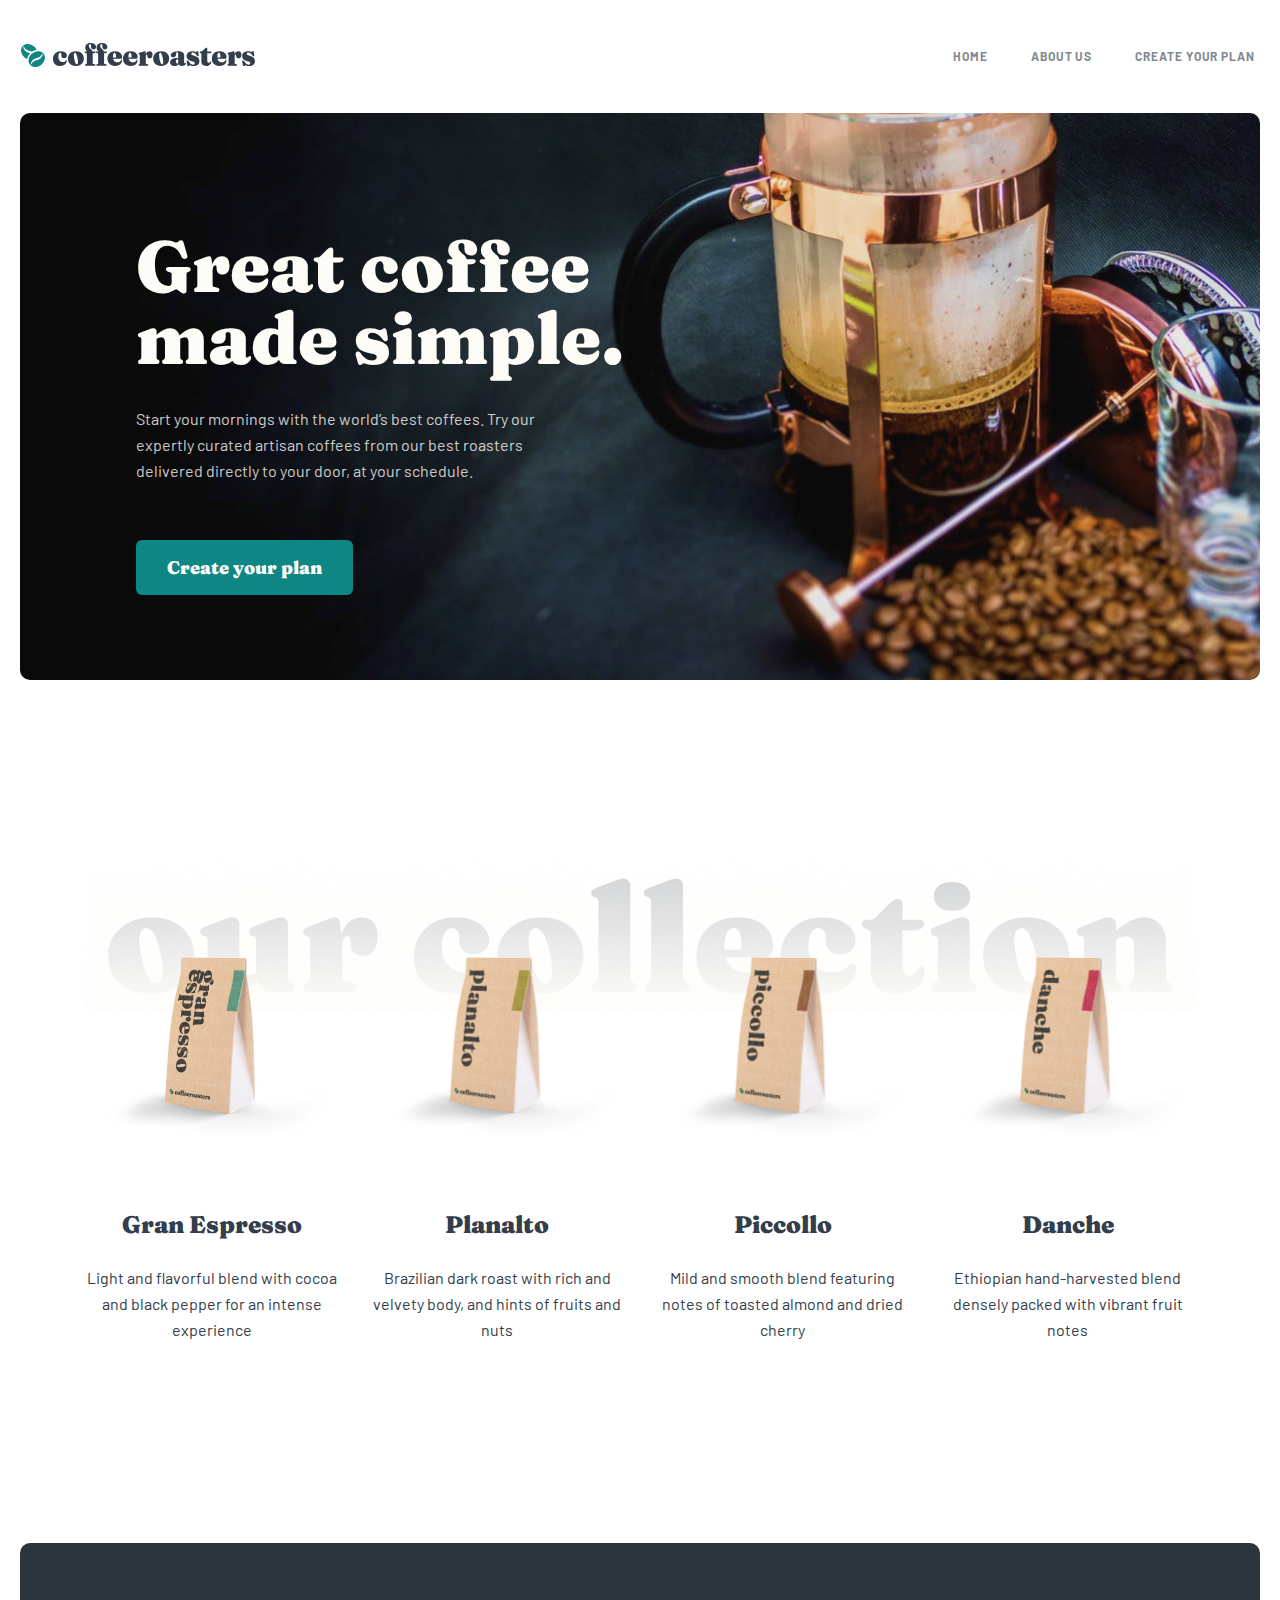
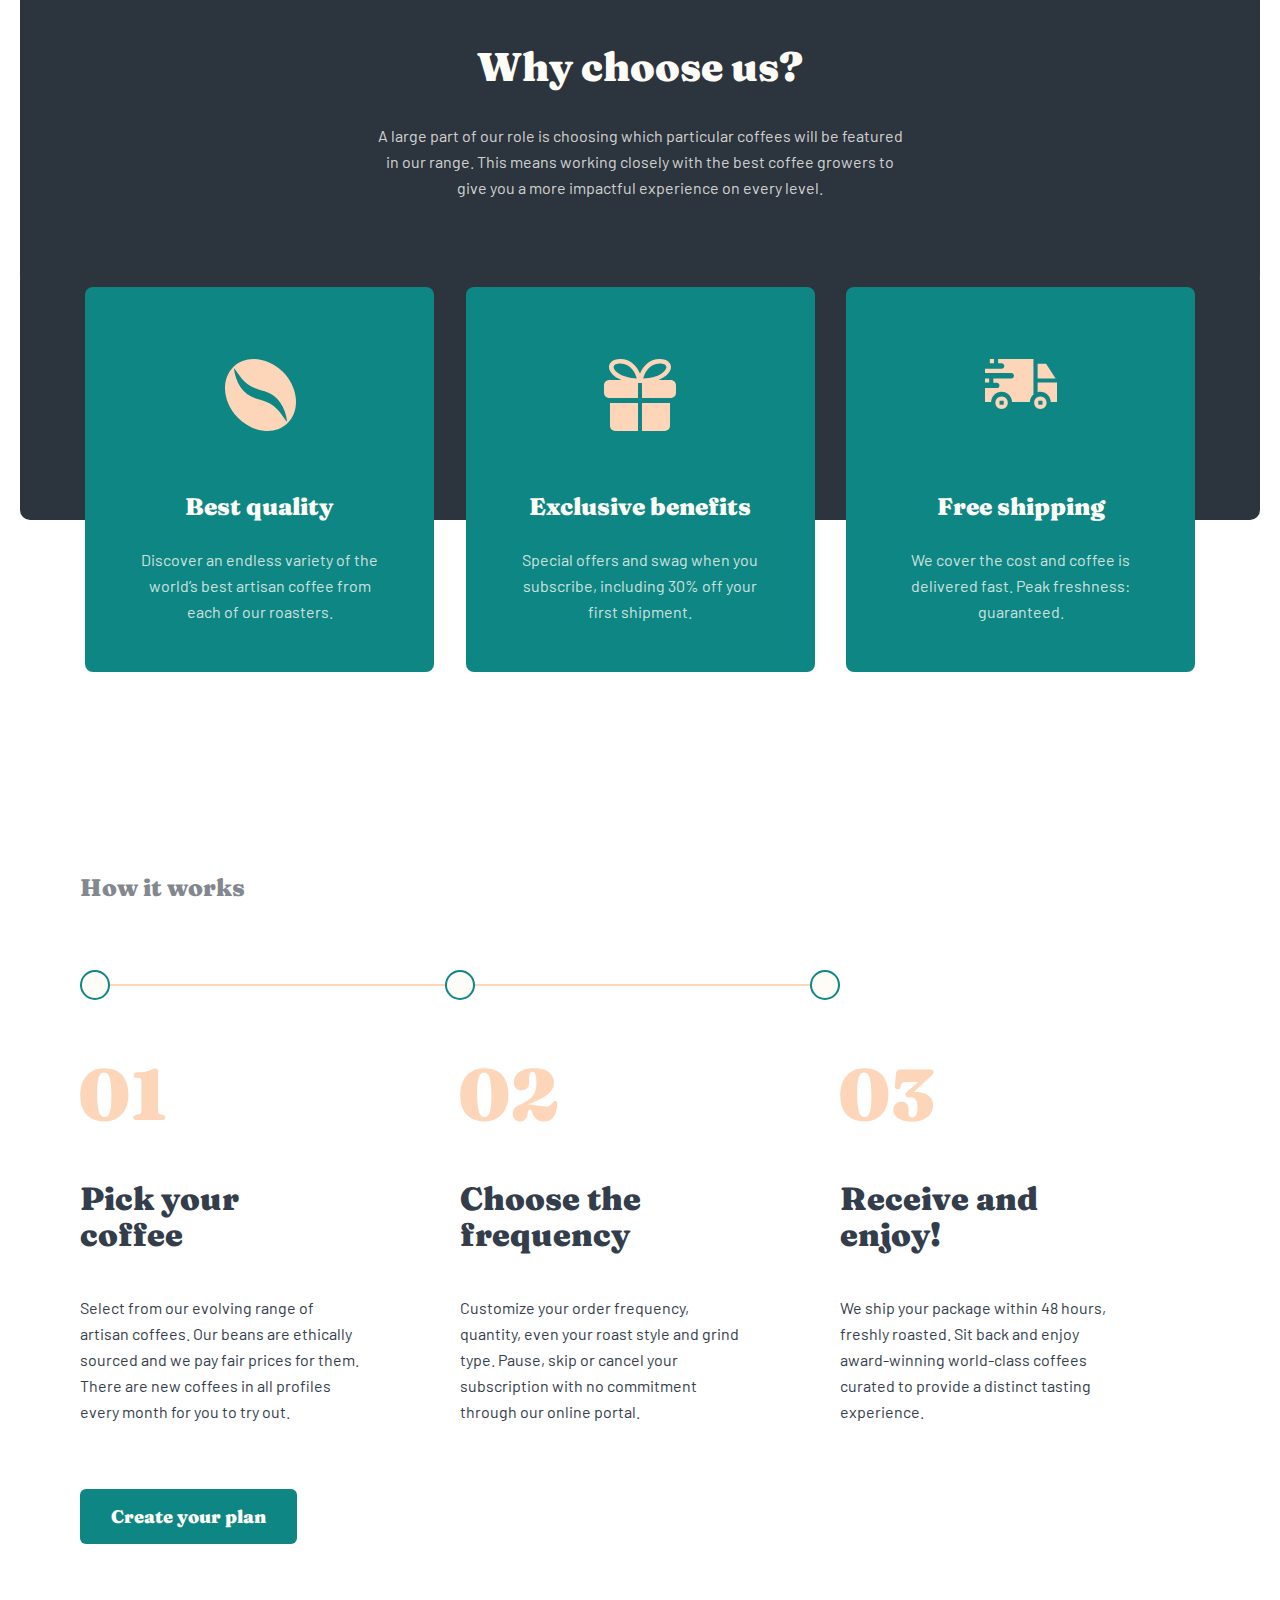
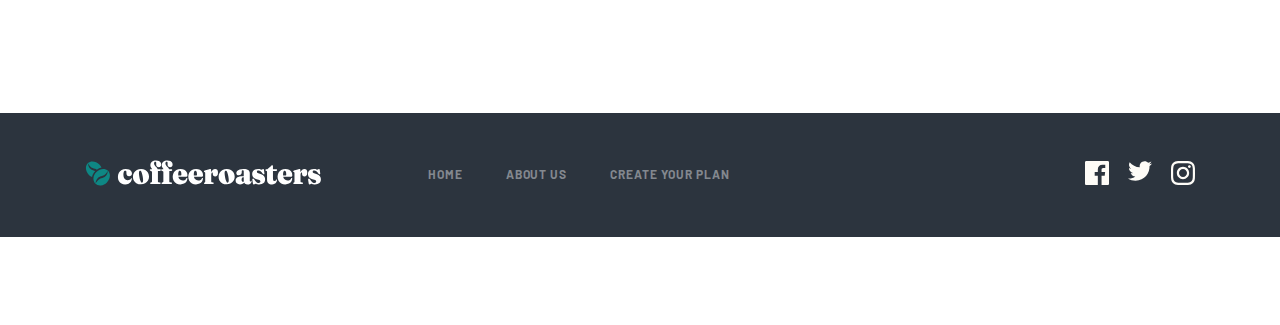
<file: index.html>
<!DOCTYPE html>
<html lang="en">

<head>
  <meta charset="UTF-8">
  <meta http-equiv="X-UA-Compatible" content="IE=edge">
  <meta name="viewport" content="width=device-width, initial-scale=1.0">
  <link rel="stylesheet" href="./css/main.css">
  <title>Home</title>
</head>

<body>
  <header class="header-cite">

    <div class="container header-cite__container">
      <div class="header-cite__header-block">
        <div class="header-cite__logo-block">
        <a class="header-cite__logo" href="./index.html"><img src="./img/header-logo.svg"
            alt="coffe firmani logotifi"></a>
          </div>
        <nav>

          <ul class="header-cite__list">

            <li class="header-cite__item">
              <a class="header-cite__link"  href="./index.html">Home</a>
            </li>
            <li class="header-cite__item">
              <a class="header-cite__link"  href="./about.html">About us</a>
            </li>
            <li class="header-cite__item">
              <a class="header-cite__link" href="./create.html">Create your plan</a>
            </li>

          </ul>

        </nav>


      </div>
    </div>

  </header>

  <main>

    <section class="hero">

      <div class="container hero__container">

        <div class="hero__text-block">

          <h1 class="hero__title">
            Great coffee made simple.
          </h1>

          <p class="hero__text">Start your mornings with the world’s best coffees. Try our expertly curated artisan
            coffees from our best roasters delivered directly to your door, at your schedule.</p>

          <div class="hero__link-block">
            <a class="hero__link"  href="./index.html">Create your plan</a>
          </div>

        </div>


      </div>

    </section>

    <section class="our">

      <div class="our__container">

        <ul class="our__list">
          <li class="our_item">

            <div class="our__img-block">
              <img src="./img/our1.png" alt="  Gran Espresso ">
            </div>

            <h3 class="our__title">
              Gran Espresso
            </h3>

            <p class="our__text">
              Light and flavorful blend with cocoa and black pepper for an intense experience
            </p>

          </li>

          <li class="our_item">

            <div class="our__img-block">
              <img src="./img/our2.png" alt="  Planalto ">
            </div>

            <h3 class="our__title">
              Planalto
            </h3>

            <p class="our__text">
              Brazilian dark roast with rich and velvety body, and hints of fruits and nuts
            </p>

          </li>
          <li class="our_item">

            <div class="our__img-block">
              <img src="./img/our3.png" alt=" Piccollo ">
            </div>

            <h3 class="our__title">
              Piccollo
            </h3>

            <p class="our__text">
              Mild and smooth blend featuring notes of toasted almond and dried cherry
            </p>

          </li>
          <li class="our_item">

            <div class="our__img-block">
              <img src="./img/our4.png" alt=" Danche ">
            </div>

            <h3 class="our__title">
              Danche
            </h3>

            <p class="our__text">
              Ethiopian hand-harvested blend densely packed with vibrant fruit notes
            </p>

          </li>

        </ul>


      </div>


    </section>

    <section class="choose">

      <div class="container choose__container">

        <div class="choose__block">

          <div class="choose__text-block">

            <h3 class="choose__title">
              Why choose us?
            </h3>

            <p class="choose__text">A large part of our role is choosing which particular coffees will be featured
              in our range. This means working closely with the best coffee growers to give
              you a more impactful experience on every level.</p>

          </div>

          <div class="choose__button">

          </div>

        </div>
        <ul class="choose__list">

          <li class="choose__item">
            <h3 class="choose__sub-title">Best quality</h3>

            <p class="choose__sub-text">Discover an endless variety of the world’s best artisan coffee from each of our
              roasters.</p>
          </li>

          <li class="choose__item">
            <h3 class="choose__sub-title">Exclusive benefits</h3>

            <p class="choose__sub-text">Special offers and swag when you subscribe, including 30% off your first
              shipment.</p>
          </li>

          <li class="choose__item">
            <h3 class="choose__sub-title">Free shipping</h3>

            <p class="choose__sub-text">We cover the cost and coffee is delivered fast. Peak freshness: guaranteed.</p>
          </li>

        </ul>
      </div>

    </section>

    <section class="work">
      <div class="container work__container">
        <h3 class="work__title">How it works</h3>
        <div class="work__block">
          <div class="work__line">
            <span class="work__aylana"></span>
            <span class="work__aylana"></span>
            <span class="work__aylana"></span>
          </div>

          <ul class="work__list">

            <li class="work__item">
              <h3 class="work__sub-title">Pick your coffee</h3>

              <p class="work__sub-text">Select from our evolving range of artisan coffees. Our beans are ethically
                sourced and we pay fair prices for them. There are new coffees in all profiles every month for you to
                try out.</p>
            </li>

            <li class="work__item">
              <h3 class="work__sub-title">Choose the frequency</h3>

              <p class="work__sub-text">Customize your order frequency, quantity, even your roast style and grind type.
                Pause, skip or cancel your subscription with no commitment through our online portal.</p>
            </li>

            <li class="work__item">
              <h3 class="work__sub-title">Receive and enjoy!</h3>

              <p class="work__sub-text">We ship your package within 48 hours, freshly roasted. Sit back and enjoy
                award-winning world-class coffees curated to provide a distinct tasting experience.</p>
            </li>

          </ul>

        </div>
        <a class="work__link"  href="./index.html">Create your plan</a>
      </div>
    </section>

  </main>

  <footer class="footer-cite">

    <div class="container footer-cite__container">
      <div class="footr-cite__big-block">
      <div class="footer-cite__footer-block">
        <div class="footer-cite__logo-block">
        <a class="footer-cite__logo" href="./index.html" ><img src="./img/footer1.svg"
            alt="coffe firmani logotifi"></a>
        </div>
        <nav>

          <ul class="footer-cite__list">

            <li class="footer-cite__item">
              <a class="footer-cite__link" href="./index.html">Home</a>
            </li>
            <li class="footer-cite__item">
              <a class="footer-cite__link"  href="./about.html">About us</a>
            </li>
            <li class="footer-cite__item">
              <a class="footer-cite__link"  href="./create.html">Create your plan</a>
            </li>

          </ul>

        </nav>



      </div>
      
        <ul class="footer-cite__ijt-list">
          <li class="footer-cite__ijt-item">
          
            <a class="footer-cite__ijt-link" href="./index.html" ><img src="./img/footer2.svg"
                alt="ijtimoiy tarmoq"></a>
          </li>
          <li class="footer-cite__ijt-item">
            <a class="footer-cite__ijt-link" href="./index.html" ><img src="./img/footer3.svg"
                alt="ijtimoiy tarmoq"></a>
          </li>
          <li class="footer__ijt-item">
            <a class="footer__ijt-link" href="./index.html" ><img src="./img/footer4.svg" alt="ijtimoiy tarmoq"></a>
          </li>
        </ul>
      
    </div>
    </div>

  </footer>

</body>

</html>
</file>
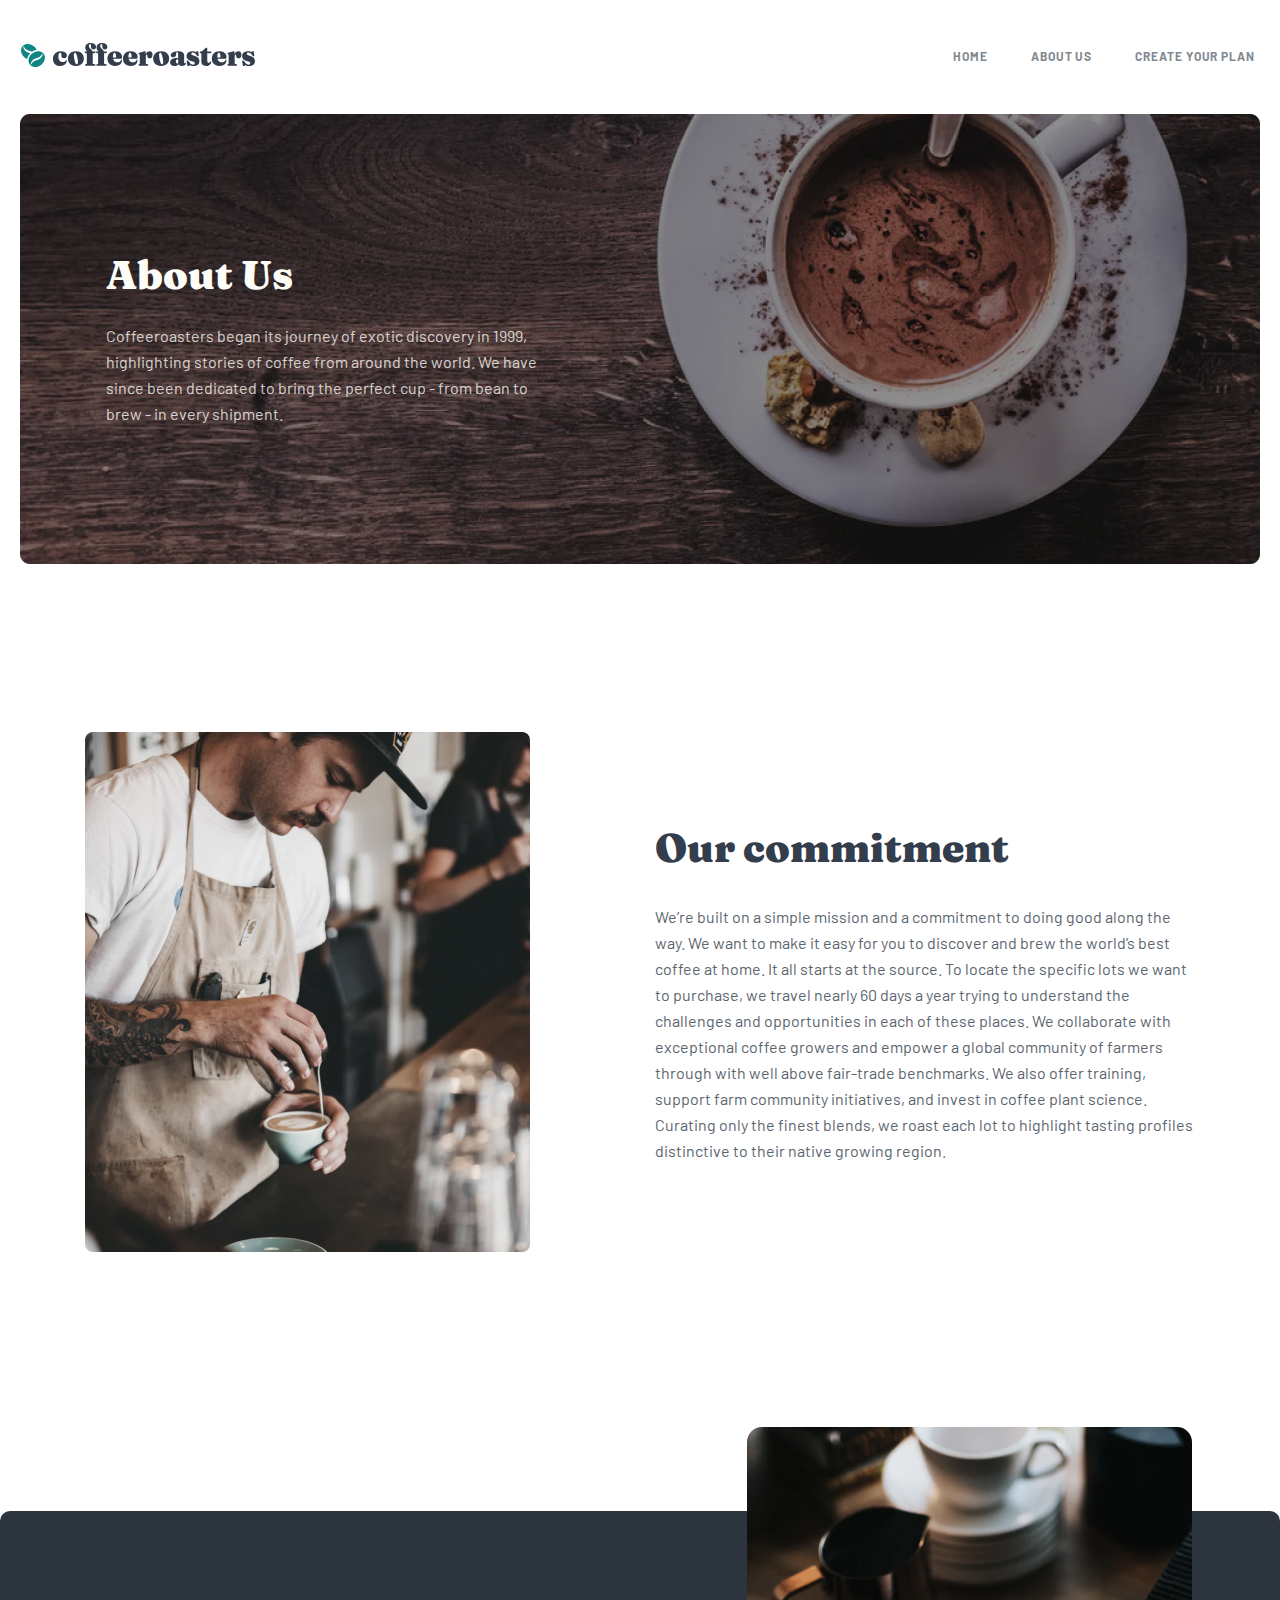
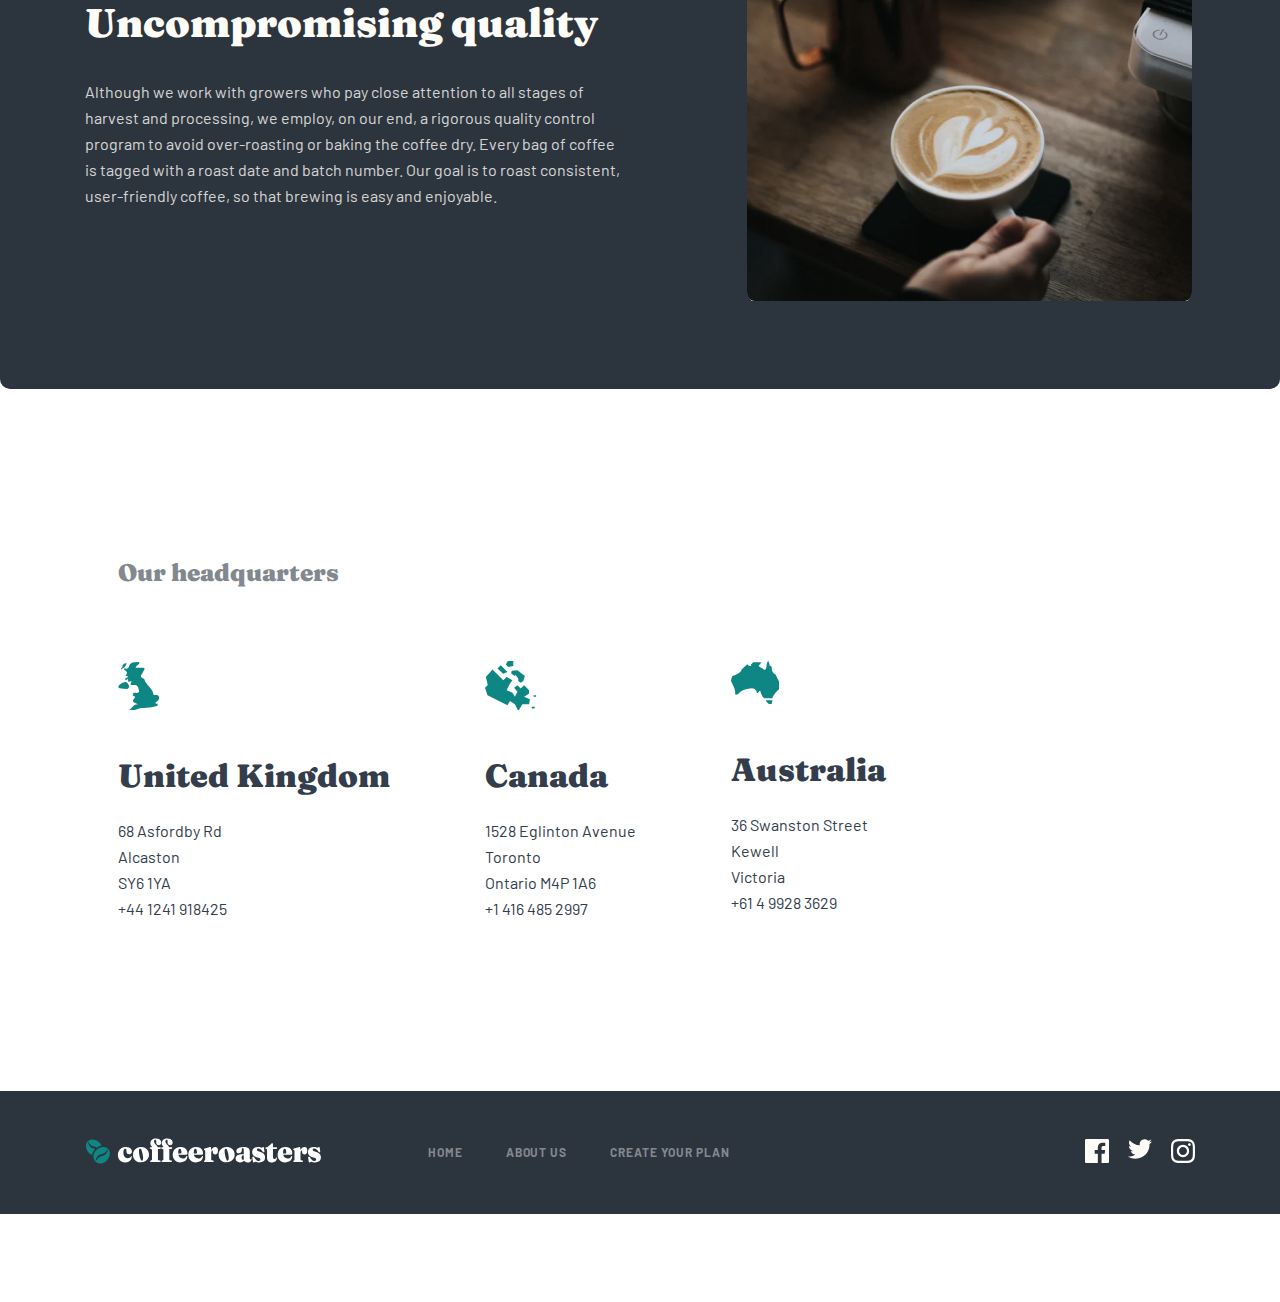
<file: about.html>
<!DOCTYPE html>
<html lang="en">

<head>
  <meta charset="UTF-8" />
  <meta http-equiv="X-UA-Compatible" content="IE=edge" />
  <meta name="viewport" content="width=device-width, initial-scale=1.0" />
  <link rel="stylesheet" href="./css/main.css" />
  <title>About</title>
</head>

<body>
  <header class="header-cite">

    <div class="container header-cite__container">
      <div class="header-cite__header-block">
        <div class="header-cite__logo-block">
        <a class="header-cite__logo" href="./about.html"><img src="./img/header-logo.svg"
            alt="coffe firmani logotifi"></a>
          </div>
        <nav>

          <ul class="header-cite__list">

            <li class="header-cite__item">
              <a class="header-cite__link"  href="./index.html">Home</a>
            </li>
            <li class="header-cite__item">
              <a class="header-cite__link"  href="./about.html">About us</a>
            </li>
            <li class="header-cite__item">
              <a class="header-cite__link"  href="./create.html">Create your plan</a>
            </li>

          </ul>

        </nav>


      </div>
    </div>

  </header>

<main>

<section class="about-hero">

<div class="container about-hero__container">
  <div class="about-hero__block">
  <div class="about-hero__text-block">
  <h2 class="about-hero__title">
    About Us
  </h2>
  <p class="about-hero__text">Coffeeroasters began its journey of exotic discovery in 1999, highlighting stories of coffee from around the world. We have since been dedicated to bring the perfect cup - from bean to brew - in every shipment.</p>

</div>
</div>
</div>

</section>

<section class="commit">

<div class="commit__container">

  <div class="commit__img">
    <img src="./img/commit.jpg" alt="kofee tayyorlash jaroyani">
  </div>

  <div class="commit__text-block">
    <h3 class="commit__title">Our commitment</h3>
    <p class="commit__text">
      We’re built on a simple mission and a commitment to doing good along the way. We want to make it easy for you to discover and brew the world’s best coffee at home. It all starts at the source. To locate the specific lots we want to purchase, we travel nearly 60 days a year trying to understand the challenges and opportunities in each of these places. We collaborate with exceptional coffee growers and empower a global community of farmers through with well above fair-trade benchmarks. We also offer training, support farm community initiatives, and invest in coffee plant science. Curating only the finest blends, we roast each lot to highlight tasting profiles distinctive to their native growing region.
    </p>
  </div>

</div>



</section>

<section class="quality">

<div class="container quality__container">
  <div class="quality__text-block">
    <h2 class="quality__title">
      Uncompromising quality
  </h2>
  <p class="quality__text">Although we work with growers who pay close attention to all stages of harvest and processing, we employ, on our end, a rigorous quality control program to avoid over-roasting or baking the coffee dry. Every bag of coffee is tagged with a roast date and batch number. Our goal is to roast consistent, user-friendly coffee, so that brewing is easy and enjoyable.</p>
</div>
<div class="quality__img">
  <img src="./img/quality.jpg" alt="cofee roasters">
</div>
</div>

</section>

<div class="contry">

<div class="contry__container">

  <h3 class="contry__title">Our headquarters</h3>

  <ul class="contry__list">
    <li class="contry__item">
      <h3 class="contry__litle-title">United Kingdom</h3>
      <p class="contry__litle-text">68  Asfordby Rd <br>
        Alcaston <br>
        SY6 1YA <br>
        +44 1241 918425</p>
     
    </li>
    <li class="contry__item">
      <h3 class="contry__litle-title">Canada</h3>
      <p class="contry__litle-text">1528  Eglinton Avenue <br>
        Toronto <br>
        Ontario M4P 1A6 <br>
        +1 416 485 2997</p>
    
    </li>
    <li class="contry__item">
      <h3 class="contry__litle-title">Australia</h3>
      <p class="contry__litle-text">36 Swanston Street <br>
        Kewell <br>
        Victoria <br>
        +61 4 9928 3629</p>
    </li>
  </ul>

</div>


</div>

</main>
  




  <footer class="footer-cite">

    <div class="container footer-cite__container">
      <div class="footr-cite__big-block">
      <div class="footer-cite__footer-block">
        <div class="footer-cite__logo-block">
        <a class="footer-cite__logo" href="./about.html" ><img src="./img/footer1.svg"
            alt="coffe firmani logotifi"></a>
        </div>
        <nav>

          <ul class="footer-cite__list">

            <li class="footer-cite__item">
              <a class="footer-cite__link"  href="./index.html">Home</a>
            </li>
            <li class="footer-cite__item">
              <a class="footer-cite__link"  href="./about.html">About us</a>
            </li>
            <li class="footer-cite__item">
              <a class="footer-cite__link"  href="./create.html">Create your plan</a>
            </li>

          </ul>

        </nav>

      </div>
      
        <ul class="footer-cite__ijt-list">
          <li class="footer-cite__ijt-item">
          
            <a class="footer-cite__ijt-link" href="./about.html"><img src="./img/footer2.svg"
                alt="ijtimoiy tarmoq"></a>
          </li>
          <li class="footer-cite__ijt-item">
            <a class="footer-cite__ijt-link" href="./about.html" ><img src="./img/footer3.svg"
                alt="ijtimoiy tarmoq"></a>
          </li>
          <li class="footer__ijt-item">
            <a class="footer__ijt-link" href="./about.html"><img src="./img/footer4.svg" alt="ijtimoiy tarmoq"></a>
          </li>
        </ul>
      
    </div>
    </div>

  </footer>

</body>

</html>
</file>
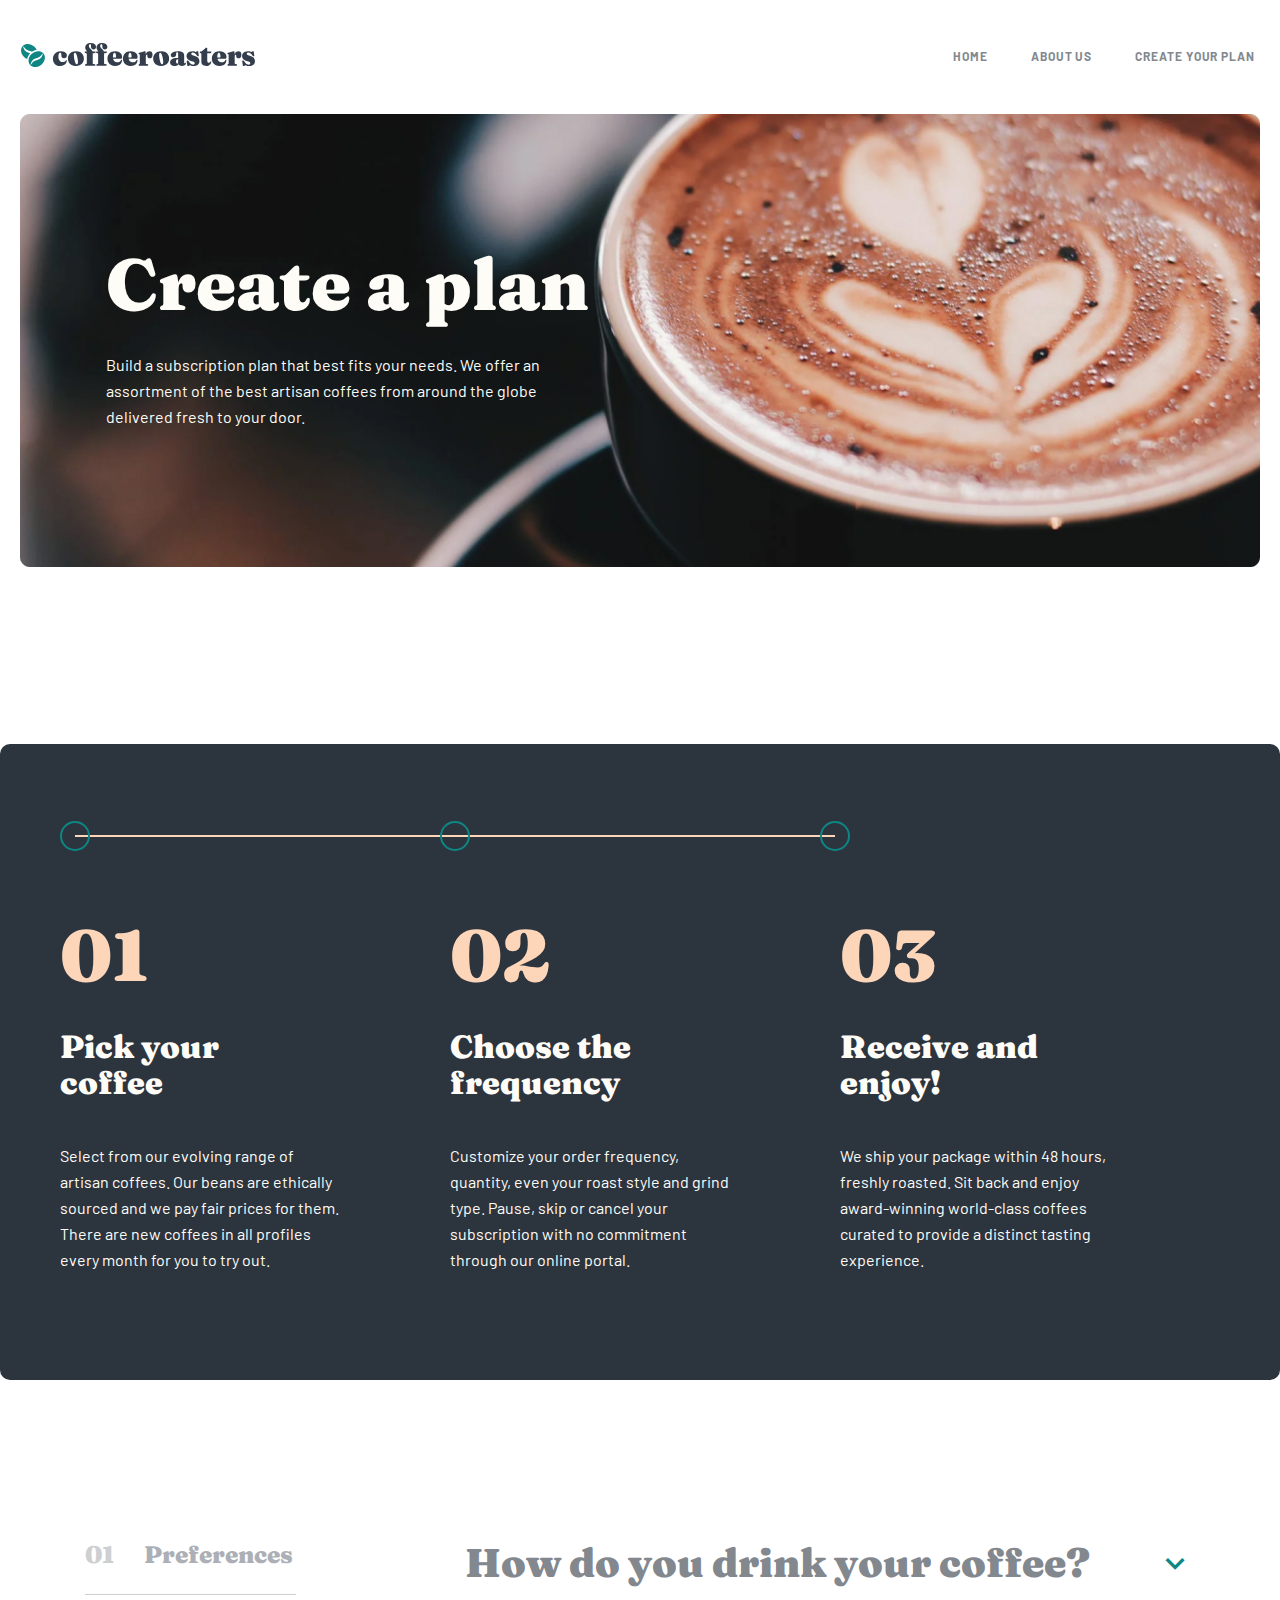
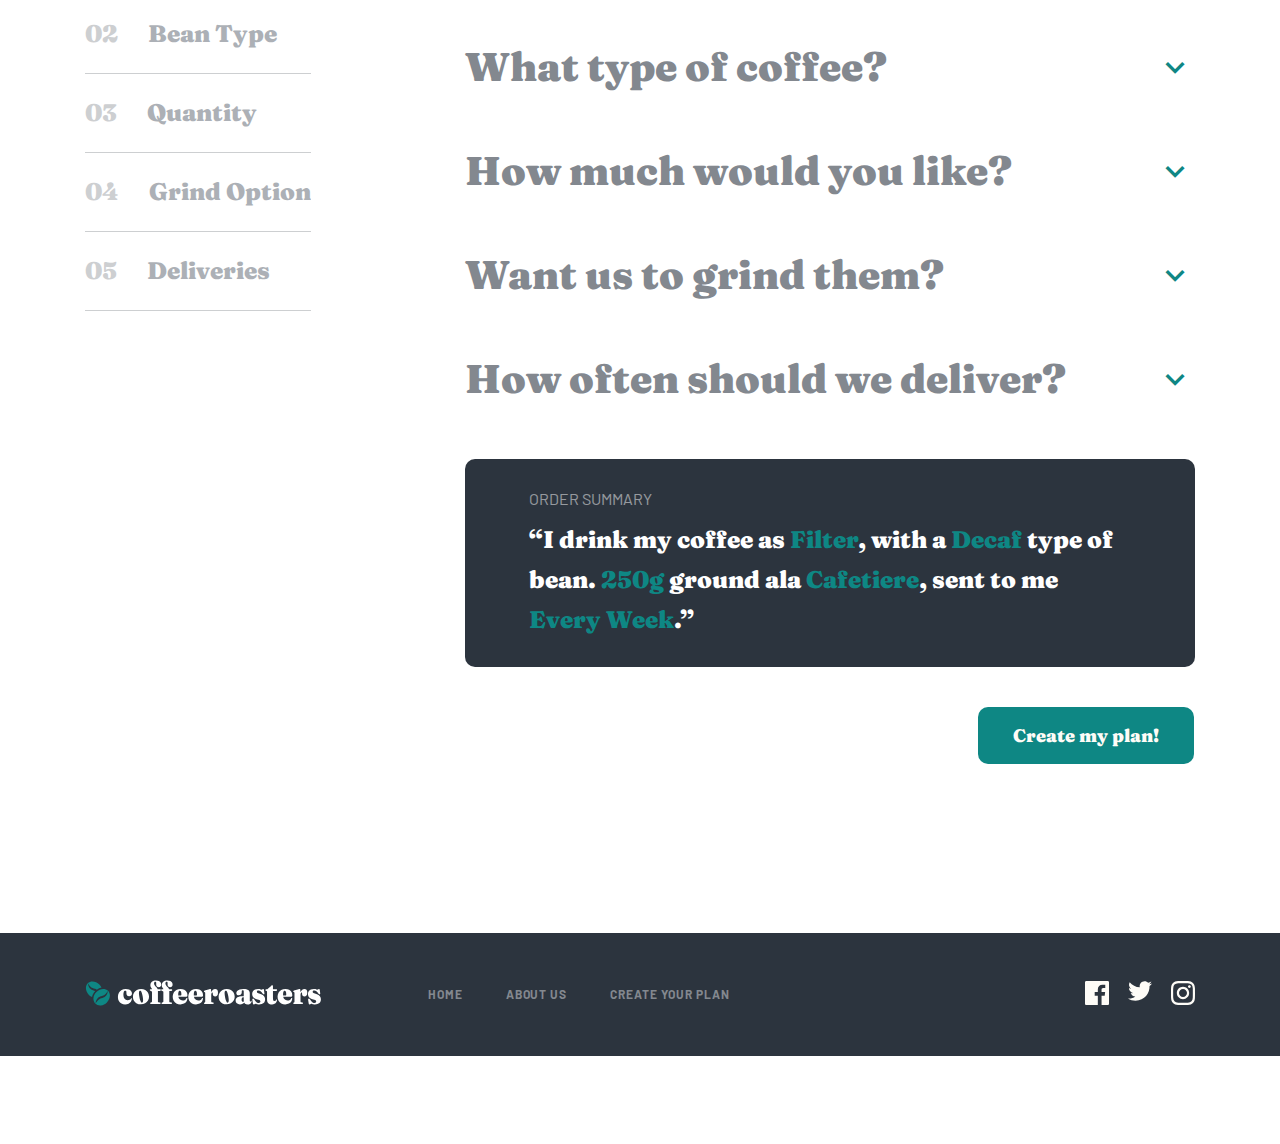
<file: create.html>
<!DOCTYPE html>
<html lang="en">

<head>
  <meta charset="UTF-8">
  <meta http-equiv="X-UA-Compatible" content="IE=edge">
  <meta name="viewport" content="width=device-width, initial-scale=1.0">
  <link href='https://unpkg.com/boxicons@2.1.4/css/boxicons.min.css' rel='stylesheet'>
  <link rel="stylesheet" href="./css/main.css">
  <title>CREATE YOU PLAN</title>
</head>

<body>
  <header class="header-cite">

    <div class="container header-cite__container">
      <div class="header-cite__header-block">
        <div class="header-cite__logo-block">
          <a class="header-cite__logo" href="./create.html"><img src="./img/header-logo.svg"
              alt="coffe firmani logotifi"></a>
        </div>
        <nav>

          <ul class="header-cite__list">

            <li class="header-cite__item">
              <a class="header-cite__link" href="./index.html">Home</a>
            </li>
            <li class="header-cite__item">
              <a class="header-cite__link" href="./about.html">About us</a>
            </li>
            <li class="header-cite__item">
              <a class="header-cite__link" href="./create.html">Create your plan</a>
            </li>

          </ul>

        </nav>


      </div>
    </div>

  </header>

  <main>

    <section class="create-hero">

      <div class="container create-hero__container">
        <div class="create-hero__block">
          <div class="create-hero__text-block">
            <h2 class="create-hero__title">
              Create a plan
            </h2>
            <p class="create-hero__text">Build a subscription plan that best fits your needs. We offer an assortment of
              the best artisan coffees from around the globe delivered fresh to your door.</p>

          </div>
        </div>
      </div>

    </section>

    <section class="pick">
      <div class="container pick__container">
        <div class="pick__block">
          <div class="pick__line">
            <span class="pick__aylana"></span>
            <span class="pick__aylana"></span>
            <span class="pick__aylana"></span>
          </div>

          <ul class="pick__list">

            <li class="pick__item">
              <h3 class="pick__sub-title">Pick your <br> coffee</h3>

              <p class="pick__sub-text">Select from our evolving range of artisan coffees. Our beans are ethically
                sourced and we pay fair prices for them. There are new coffees in all profiles every month for you to
                try out.</p>
            </li>

            <li class="pick__item">
              <h3 class="pick__sub-title">Choose the frequency</h3>

              <p class="pick__sub-text">Customize your order frequency, quantity, even your roast style and grind type.
                Pause, skip or cancel your subscription with no commitment through our online portal.</p>
            </li>

            <li class="pick__item">
              <h3 class="pick__sub-title">Receive and enjoy!</h3>

              <p class="pick__sub-text">We ship your package within 48 hours, freshly roasted. Sit back and enjoy
                award-winning world-class coffees curated to provide a distinct tasting experience.</p>
            </li>

          </ul>
        </div>
      </div>

    </section>

    <section class="cofe">

      <div class="cofe__container">

        <div class="cofe__left-block">
          <div class="cofe__link-block">
            <a class="cofe__link1" href="./create.html">01</a>
            <a class="cofe__link2" href="./create.html">Preferences</a>
          </div>

          <div class="cofe__link-block2">
            <a class="cofe__link1" href="./create.html">02</a>
            <a class="cofe__link2" href="./create.html">Bean Type</a>
          </div>
          <div class="cofe__link-block2">
            <a class="cofe__link1" href="./create.html">03</a>
            <a class="cofe__link2" href="./create.html">Quantity</a>
          </div>
          <div class="cofe__link-block2">
            <a class="cofe__link1" href="./create.html">04</a>
            <a class="cofe__link2" href="./create.html">Grind Option</a>
          </div>
          <div class="cofe__link-block2">
            <a class="cofe__link1" href="./create.html">05</a>
            <a class="cofe__link2" href="./create.html">Deliveries</a>
          </div>

        </div>

        <div class="cofe__right-block">
          <input hidden class="cofe__input" id="cofee" type="checkbox">
          <label class="cofe__label" for="cofee">
            <p class="cofe__label-text">How do you drink your coffee?</p> <i class='bx bx-chevron-down'
              style='color:#0e8784'></i>
          </label>
          <ul class="cofe__list">
            <li class="cofe__item">
              <h3 class="cofe__sub-title">Capsule</h3>
              <p class="cofe__sub-text">Compatible with Nespresso systems and similar brewers</p>
            </li>
            <li class="cofe__item">
              <h3 class="cofe__sub-title">Filter</h3>
              <p class="cofe__sub-text">For pour over or drip methods like Aeropress, Chemex, and V60</p>
            </li>
            <li class="cofe__item">
              <h3 class="cofe__sub-title">Espresso</h3>
              <p class="cofe__sub-text">Dense and finely ground beans for an intense, flavorful experience</p>
            </li>
          </ul>
          <div class="cofe__input-block">
            <input hidden class="cofe__input" id="like" type="checkbox">
            <label class="cofe__label" for="like">
              <p class="cofe__label-text">What type of coffee?</p> <i class='bx bx-chevron-down'
                style='color:#0e8784'></i>
            </label>
            <ul class="cofe__list">
              <li class="cofe__item">
                <h3 class="cofe__sub-title">Single Origin</h3>
                <p class="cofe__sub-text">Distinct, high quality coffee from a specific family-owned farm</p>
              </li>
              <li class="cofe__item">
                <h3 class="cofe__sub-title">Decaf</h3>
                <p class="cofe__sub-text">Just like regular coffee, except the caffeine has been removed</p>
              </li>
              <li class="cofe__item">
                <h3 class="cofe__sub-title">Blended</h3>
                <p class="cofe__sub-text">Combination of two or three dark roasted beans of organic coffees</p>
              </li>
            </ul>

          </div>

          <div class="cofe__input-block">
            <input hidden class="cofe__input" id="like2" type="checkbox">
            <label class="cofe__label" for="like2">
              <p class="cofe__label-text">How much would you like?</p> <i class='bx bx-chevron-down'
                style='color:#0e8784'></i>
            </label>
            <ul class="cofe__list">
              <li class="cofe__item">
                <h3 class="cofe__sub-title">250g</h3>
                <p class="cofe__sub-text">Perfect for the solo drinker. Yields about 12 delicious cups.</p>
              </li>
              <li class="cofe__item">
                <h3 class="cofe__sub-title">500g</h3>
                <p class="cofe__sub-text">Perfect option for a couple. Yields about 40 delectable cups.</p>
              </li>
              <li class="cofe__item">
                <h3 class="cofe__sub-title">1000g</h3>
                <p class="cofe__sub-text">Perfect for offices and events. Yields about 90 delightful cups.</p>
              </li>
            </ul>

          </div>

          <div class="cofe__input-block">
            <input hidden class="cofe__input" id="like3" type="checkbox">
            <label class="cofe__label" for="like3">
              <p class="cofe__label-text">Want us to grind them?</p> <i class='bx bx-chevron-down'
                style='color:#0e8784'></i>
            </label>
            <ul class="cofe__list">
              <li class="cofe__item">
                <h3 class="cofe__sub-title">Wholebean</h3>
                <p class="cofe__sub-text">Best choice if you cherish the full sensory experience</p>
              </li>
              <li class="cofe__item">
                <h3 class="cofe__sub-title">Filter</h3>
                <p class="cofe__sub-text">For drip or pour-over coffee methods such as V60 or Aeropress</p>
              </li>
              <li class="cofe__item">
                <h3 class="cofe__sub-title">Cafetiére</h3>
                <p class="cofe__sub-text"> Course ground beans specially suited for french press coffee</p>
              </li>
            </ul>

          </div>

          <div class="cofe__input-block">
            <input hidden class="cofe__input" id="like4" type="checkbox">
            <label class="cofe__label" for="like4">
              <p class="cofe__label-text">How often should we deliver?</p> <i class='bx bx-chevron-down'
                style='color:#0e8784'></i>
            </label>
            <ul class="cofe__list">
              <li class="cofe__item">
                <h3 class="cofe__sub-title">Every week</h3>
                <p class="cofe__sub-text">$7.20 per shipment. Includes free first-class shipping.</p>
              </li>
              <li class="cofe__item">
                <h3 class="cofe__sub-title">Every 2 weeks</h3>
                <p class="cofe__sub-text">$9.60 per shipment. Includes free priority shipping.</p>
              </li>
              <li class="cofe__item">
                <h3 class="cofe__sub-title">Every month</h3>
                <p class="cofe__sub-text">$12.00 per shipment. Includes free priority shipping.</p>
              </li>
            </ul>

          </div>

        </div>

    </section>


    <section class="order">

      <div class="order__container">

        <div class="order__block">

          <h3 class="order__title">Order Summary</h3>

          <p class="order__text-block">
            “I drink my coffee as <span class="order__blue">Filter</span>, with a <span class="order__blue">Decaf</span>
            type of bean. <span class="order__blue">250g</span> ground ala <span class="order__blue">Cafetiere</span>,
            sent to me <span class="order__blue">Every Week</span>.”
          </p>

        </div>

        <div class="order__btn-block">
          <a class="order__btn" href="./create.html">Create my plan!</a>
        </div>

      </div>

    </section>

  </main>






  <footer class="footer-cite">

    <div class="container footer-cite__container">
      <div class="footr-cite__big-block">
        <div class="footer-cite__footer-block">
          <div class="footer-cite__logo-block">
            <a class="footer-cite__logo" href="./create.html"><img src="./img/footer1.svg"
                alt="coffe firmani logotifi"></a>
          </div>
          <nav>

            <ul class="footer-cite__list">

              <li class="footer-cite__item">
                <a class="footer-cite__link" href="./index.html">Home</a>
              </li>
              <li class="footer-cite__item">
                <a class="footer-cite__link" href="./about.html">About us</a>
              </li>
              <li class="footer-cite__item">
                <a class="footer-cite__link" href="./create.html">Create your plan</a>
              </li>

            </ul>

          </nav>

        </div>

        <ul class="footer-cite__ijt-list">
          <li class="footer-cite__ijt-item">

            <a class="footer-cite__ijt-link" href="./create.html"> <img src="./img/footer2.svg"
                alt="ijtimoiy tarmoq"></a>
          </li>
          <li class="footer-cite__ijt-item">
            <a class="footer-cite__ijt-link" href="./create.html"><img src="./img/footer3.svg"
                alt="ijtimoiy tarmoq"></a>
          </li>
          <li class="footer__ijt-item">
            <a class="footer__ijt-link" href="./create.html"><img src="./img/footer4.svg" alt="ijtimoiy tarmoq"></a>
          </li>
        </ul>

      </div>
    </div>

  </footer>
</body>

</html>
</file>
<file: css/main.css>
/*! normalize.css v8.0.1 | MIT License | github.com/necolas/normalize.css */
/* Document
   ========================================================================== */
/**
 * 1. Correct the line height in all browsers.
 * 2. Prevent adjustments of font size after orientation changes in iOS.
 */
html {
  line-height: 1.15;
  /* 1 */
  -webkit-text-size-adjust: 100%;
  /* 2 */
}

/* Sections
   ========================================================================== */
/**
 * Remove the margin in all browsers.
 */
body {
  margin: 0;
}

/**
 * Render the `main` element consistently in IE.
 */
main {
  display: block;
}

/**
 * Correct the font size and margin on `h1` elements within `section` and
 * `article` contexts in Chrome, Firefox, and Safari.
 */
h1 {
  font-size: 2em;
  margin: 0.67em 0;
}

/* Grouping content
   ========================================================================== */
/**
 * 1. Add the correct box sizing in Firefox.
 * 2. Show the overflow in Edge and IE.
 */
hr {
  box-sizing: content-box;
  /* 1 */
  height: 0;
  /* 1 */
  overflow: visible;
  /* 2 */
}

/**
 * 1. Correct the inheritance and scaling of font size in all browsers.
 * 2. Correct the odd `em` font sizing in all browsers.
 */
pre {
  font-family: monospace, monospace;
  /* 1 */
  font-size: 1em;
  /* 2 */
}

/* Text-level semantics
   ========================================================================== */
/**
 * Remove the gray background on active links in IE 10.
 */
a {
  background-color: transparent;
}

/**
 * 1. Remove the bottom border in Chrome 57-
 * 2. Add the correct text decoration in Chrome, Edge, IE, Opera, and Safari.
 */
abbr[title] {
  border-bottom: none;
  /* 1 */
  text-decoration: underline;
  /* 2 */
  -webkit-text-decoration: underline dotted;
          text-decoration: underline dotted;
  /* 2 */
}

/**
 * Add the correct font weight in Chrome, Edge, and Safari.
 */
b,
strong {
  font-weight: bolder;
}

/**
 * 1. Correct the inheritance and scaling of font size in all browsers.
 * 2. Correct the odd `em` font sizing in all browsers.
 */
code,
kbd,
samp {
  font-family: monospace, monospace;
  /* 1 */
  font-size: 1em;
  /* 2 */
}

/**
 * Add the correct font size in all browsers.
 */
small {
  font-size: 80%;
}

/**
 * Prevent `sub` and `sup` elements from affecting the line height in
 * all browsers.
 */
sub,
sup {
  font-size: 75%;
  line-height: 0;
  position: relative;
  vertical-align: baseline;
}

sub {
  bottom: -0.25em;
}

sup {
  top: -0.5em;
}

/* Embedded content
   ========================================================================== */
/**
 * Remove the border on images inside links in IE 10.
 */
img {
  border-style: none;
}

/* Forms
   ========================================================================== */
/**
 * 1. Change the font styles in all browsers.
 * 2. Remove the margin in Firefox and Safari.
 */
button,
input,
optgroup,
select,
textarea {
  font-family: inherit;
  /* 1 */
  font-size: 100%;
  /* 1 */
  line-height: 1.15;
  /* 1 */
  margin: 0;
  /* 2 */
}

/**
 * Show the overflow in IE.
 * 1. Show the overflow in Edge.
 */
button,
input {
  /* 1 */
  overflow: visible;
}

/**
 * Remove the inheritance of text transform in Edge, Firefox, and IE.
 * 1. Remove the inheritance of text transform in Firefox.
 */
button,
select {
  /* 1 */
  text-transform: none;
}

/**
 * Correct the inability to style clickable types in iOS and Safari.
 */
button,
[type=button],
[type=reset],
[type=submit] {
  -webkit-appearance: button;
}

/**
 * Remove the inner border and padding in Firefox.
 */
button::-moz-focus-inner,
[type=button]::-moz-focus-inner,
[type=reset]::-moz-focus-inner,
[type=submit]::-moz-focus-inner {
  border-style: none;
  padding: 0;
}

/**
 * Restore the focus styles unset by the previous rule.
 */
button:-moz-focusring,
[type=button]:-moz-focusring,
[type=reset]:-moz-focusring,
[type=submit]:-moz-focusring {
  outline: 1px dotted ButtonText;
}

/**
 * Correct the padding in Firefox.
 */
fieldset {
  padding: 0.35em 0.75em 0.625em;
}

/**
 * 1. Correct the text wrapping in Edge and IE.
 * 2. Correct the color inheritance from `fieldset` elements in IE.
 * 3. Remove the padding so developers are not caught out when they zero out
 *    `fieldset` elements in all browsers.
 */
legend {
  box-sizing: border-box;
  /* 1 */
  color: inherit;
  /* 2 */
  display: table;
  /* 1 */
  max-width: 100%;
  /* 1 */
  padding: 0;
  /* 3 */
  white-space: normal;
  /* 1 */
}

/**
 * Add the correct vertical alignment in Chrome, Firefox, and Opera.
 */
progress {
  vertical-align: baseline;
}

/**
 * Remove the default vertical scrollbar in IE 10+.
 */
textarea {
  overflow: auto;
}

/**
 * 1. Add the correct box sizing in IE 10.
 * 2. Remove the padding in IE 10.
 */
[type=checkbox],
[type=radio] {
  box-sizing: border-box;
  /* 1 */
  padding: 0;
  /* 2 */
}

/**
 * Correct the cursor style of increment and decrement buttons in Chrome.
 */
[type=number]::-webkit-inner-spin-button,
[type=number]::-webkit-outer-spin-button {
  height: auto;
}

/**
 * 1. Correct the odd appearance in Chrome and Safari.
 * 2. Correct the outline style in Safari.
 */
[type=search] {
  -webkit-appearance: textfield;
  /* 1 */
  outline-offset: -2px;
  /* 2 */
}

/**
 * Remove the inner padding in Chrome and Safari on macOS.
 */
[type=search]::-webkit-search-decoration {
  -webkit-appearance: none;
}

/**
 * 1. Correct the inability to style clickable types in iOS and Safari.
 * 2. Change font properties to `inherit` in Safari.
 */
::-webkit-file-upload-button {
  -webkit-appearance: button;
  /* 1 */
  font: inherit;
  /* 2 */
}

/* Interactive
   ========================================================================== */
/*
 * Add the correct display in Edge, IE 10+, and Firefox.
 */
details {
  display: block;
}

/*
 * Add the correct display in all browsers.
 */
summary {
  display: list-item;
}

/* Misc
   ========================================================================== */
/**
 * Add the correct display in IE 10+.
 */
template {
  display: none;
}

/**
 * Add the correct display in IE 10.
 */
[hidden] {
  display: none;
}

/* barlow-regular - latin */
@font-face {
  font-family: "Barlow";
  font-style: normal;
  font-weight: 400;
  src: local(""), url("../fonts/barlow-v12-latin-regular.woff") format("woff2"), url("../fonts/barlow-v12-latin-regular.woff") format("woff");
  /* Chrome 6+, Firefox 3.6+, IE 9+, Safari 5.1+ */
}
/* barlow-700 - latin */
@font-face {
  font-family: "Barlow";
  font-style: normal;
  font-weight: 700;
  src: local(""), url("../fonts/barlow-v12-latin-700.woff2") format("woff2"), url("../fonts/barlow-v12-latin-700.woff") format("woff");
  /* Chrome 6+, Firefox 3.6+, IE 9+, Safari 5.1+ */
}
/* fraunces-900 - latin */
@font-face {
  font-family: "Fraunces";
  font-style: normal;
  font-weight: 900;
  src: url("../fonts/fraunces-v24-latin-900.eot");
  /* IE9 Compat Modes */
  src: local(""), url("../fonts/fraunces-v24-latin-900.eot?#iefix") format("embedded-opentype"), url("../fonts/fraunces-v24-latin-900.woff2") format("woff2"), url("../fonts/fraunces-v24-latin-900.woff") format("woff"), url("../fonts/fraunces-v24-latin-900.ttf") format("truetype"), url("../fonts/fraunces-v24-latin-900.svg#Fraunces") format("svg");
  /* Legacy iOS */
}
html {
  box-sizing: border-box;
  scroll-behavior: smooth;
}

*,
*::before,
*::after {
  box-sizing: inherit;
}

body {
  margin: 0;
  font-family: "Barlow";
}

h1,
h2,
h3,
h4,
h5,
h6,
p {
  margin: 0;
}

ul,
ol {
  list-style: none;
  margin: 0;
  padding: 0;
}

a {
  display: inline-block;
  text-decoration: none;
}

::-moz-selection {
  background-color: transparent;
  color: unset;
}

::selection {
  background-color: transparent;
  color: unset;
}

img {
  width: 100%;
  max-width: 100%;
  height: auto;
}

.container {
  max-width: 1320px;
  width: 100%;
  margin-left: auto;
  margin-right: auto;
  padding-left: 20px;
  padding-right: 20px;
}

.hero {
  margin-top: 113.08px;
  margin-bottom: 136px;
}
.hero__container {
  max-width: 1320px;
}
.hero__text-block {
  padding: 117px 0 85px 116px;
  background-image: url("../img/hero-bgi.jpg");
  background-repeat: no-repeat;
  background-position: center;
  background-size: 100% 100%;
  border-radius: 10px;
}
.hero__title {
  max-width: 493px;
  font-family: "Fraunces";
  font-weight: 900;
  font-size: 72px;
  line-height: 72px;
  color: #fefcf7;
  margin-bottom: 32px;
}
.hero__text {
  max-width: 445px;
  margin-bottom: 56px;
  font-weight: 400;
  font-size: 16px;
  line-height: 26px;
  color: rgba(254, 252, 247, 0.8);
}
.hero__link {
  font-family: "Fraunces";
  font-weight: 900;
}
.hero__link {
  font-size: 18px;
  line-height: 25px;
  text-align: center;
  color: #fefcf7;
  background-color: #0E8784;
  border-radius: 6px;
  padding: 15px 31px;
  transition: 0.4s linear;
}
.hero__link:hover {
  background-color: #0E8784;
  color: #dbdada;
}
.hero__link:active {
  background-color: #9aa7f8;
}

.our__list {
  justify-content: space-between;
  display: flex;
}
.our__container {
  max-width: 1111px;
  margin: 0 auto;
  background-image: url("../img/our-bg.png");
  background-repeat: no-repeat;
}
.our__title {
  font-family: "Fraunces";
  font-weight: 900;
}
.our__list {
  padding-top: 126px;
  margin-bottom: 200px;
}
.our__img-block {
  max-width: 255px;
  margin-bottom: 71px;
}
.our_item {
  text-align: center;
  max-width: 255px;
}
.our__title {
  max-width: 255px;
  font-size: 24px;
  line-height: 32px;
  color: #333d4b;
  margin-bottom: 24px;
}
.our__text {
  max-width: 255px;
  font-weight: 400;
  font-size: 16px;
  line-height: 26px;
  color: rgba(254, 252, 247, 0.8);
  color: #333d4b;
}

.choose__block {
  background-color: #2c343e;
  border-radius: 10px;
  position: relative;
}
.choose__text-block {
  max-width: 540px;
  margin: 0 auto;
  padding-top: 100px;
  padding-bottom: 86px;
  text-align: center;
}
.choose__title {
  font-family: "Fraunces";
  font-weight: 900;
  font-size: 40px;
  line-height: 48px;
  color: #fefcf7;
  margin-bottom: 32px;
}
.choose__text {
  font-weight: 400;
  font-size: 16px;
  line-height: 26px;
  color: rgba(254, 252, 247, 0.8);
}
.choose__list {
  max-width: 1110px;
  margin: 0 auto;
}
.choose__item {
  max-width: 350px;
  text-align: center;
  background-color: #0E8784;
  border-radius: 8px;
  padding: 0 47px 47px;
}
.choose__sub-title {
  font-family: "Fraunces";
  font-weight: 900;
  font-size: 24px;
  line-height: 32px;
  color: #fefcf7;
  padding-top: 56px;
  margin-bottom: 24px;
}
.choose__sub-text {
  max-width: 255px;
  font-weight: 400;
  font-size: 16px;
  line-height: 26px;
  color: rgba(254, 252, 247, 0.8);
}
.choose__item:first-child::before {
  width: 72px;
  background-image: url("../img/choose1.svg");
  display: inline-block;
  margin-top: 72px;
}
.choose__item:nth-child(2)::before {
  width: 72px;
  background-image: url("../img/choose2.svg");
  display: inline-block;
  margin-top: 72px;
}
.choose__item:nth-child(3)::before {
  width: 72px;
  background-image: url("../img/choose3.svg");
  display: inline-block;
  margin-top: 72px;
}
.choose__button {
  width: 100%;
  background-color: #2C343E;
  border-radius: 10px;
  height: 250px;
  position: absolute;
  z-index: -1;
  top: 95%;
}
.choose__item:first-child::before, .choose__item:nth-child(2)::before, .choose__item:nth-child(3)::before {
  content: "";
  height: 72px;
  background-repeat: no-repeat;
}
.choose__list {
  justify-content: space-between;
  display: flex;
}

.work__sub-title, .work__title {
  font-family: "Fraunces";
  font-weight: 900;
}
.work__container {
  max-width: 1160px;
  margin-top: 200px;
  padding-right: 95px;
}
.work__line, .work__list {
  justify-content: space-between;
}
.work__link {
  font-weight: 900;
  font-family: "Fraunces";
}
.work__link {
  font-size: 18px;
  line-height: 25px;
  text-align: center;
  color: #fefcf7;
  background-color: #0e8784;
  border-radius: 6px;
  padding: 15px 31px;
  transition: 0.4s linear;
}
.work__link:hover {
  background-color: #66d2cf;
  color: #dbdada;
}
.work__link:active {
  background-color: #9aa7f8;
}
.work__title {
  max-width: 255px;
  font-size: 24px;
  line-height: 32px;
  color: #83888f;
  margin-bottom: 80px;
}
.work__line {
  max-width: 760px;
  height: 2px;
  background-color: #fdd6ba;
  display: inline;
  display: flex;
  align-items: center;
  margin-bottom: 82px;
}
.work__aylana {
  width: 30px;
  height: 30px;
  border-radius: 50%;
  background-color: #fefcf7;
  border: 2px solid #0E8784;
  display: inline-block;
}
.work__list {
  display: flex;
}
.work__item {
  max-width: 285px;
}
.work__sub-title {
  margin-top: 38px;
  margin-bottom: 42px;
  max-width: 255px;
  font-size: 32px;
  line-height: 36px;
  color: #333d4b;
}
.work__sub-text {
  font-weight: 400;
  font-size: 16px;
  line-height: 26px;
  color: rgba(254, 252, 247, 0.8);
  color: #333d4b;
}
.work__item:first-child::before {
  width: 90px;
  background-image: url("../img/work1.svg");
  display: inline-block;
}
.work__item:nth-child(2)::before {
  width: 101px;
  background-image: url("../img/work2.svg");
  display: inline-block;
}
.work__item:nth-child(3)::before {
  width: 98px;
  background-image: url("../img/work3.svg");
  display: inline-block;
}
.work__block {
  margin-bottom: 64px;
}
.work__item:first-child::before, .work__item:nth-child(2)::before, .work__item:nth-child(3)::before {
  content: "";
  height: 72px;
  background-repeat: no-repeat;
}

.header-cite {
  width: 100%;
  background-color: #fff;
  position: fixed;
  top: 0;
  z-index: 10;
  margin: 0 auto;
}

.header-cite__header-block {
  display: flex;
  justify-content: space-between;
  align-items: center;
}

.header-cite__logo-block {
  padding: 41.5px 0;
}

.header-cite__logo {
  max-width: 236px;
}

.footer-cite__list,
.header-cite__list {
  display: flex;
}

.header-cite__item:not(:last-child) {
  margin-right: 33px;
}

.header-cite__link {
  font-weight: 700;
  font-size: 12px;
  line-height: 15px;
  letter-spacing: 0.923077px;
  text-transform: uppercase;
  padding: 5px;
  color: #83888f;
  transition: 0.4s;
  border-radius: 5px;
}

.header-cite__link:hover {
  color: #333d4b;
}

.header-cite__link:active {
  background-color: #9c9c9c;
  color: #00f;
}

.about-hero__text-block {
  max-width: 445px;
}
.about-hero__block {
  margin-top: 113.88px;
  padding: 137px 0 137px 86px;
  background-image: url("../../img/herobg.jpg");
  background-repeat: no-repeat;
  background-position: center;
  background-size: 100% 100%;
  margin-bottom: 168px;
}
.about-hero__title {
  font-family: "Fraunces";
  font-weight: 900;
  font-size: 40px;
  line-height: 48px;
  color: #FEFCF7;
  margin-bottom: 24px;
}
.about-hero__text {
  font-weight: 400;
  font-size: 16px;
  line-height: 26px;
  color: rgba(254, 252, 247, 0.8);
}

.commit__container {
  max-width: 1150px;
  padding: 0 20px;
  margin: 0 auto;
  display: flex;
  justify-content: space-between;
  align-items: center;
  margin-bottom: 256px;
}
.commit__img {
  max-width: 445px;
}
.commit__text-block {
  max-width: 540px;
}
.commit__title {
  font-family: "Fraunces";
  font-weight: 900;
  font-size: 40px;
  line-height: 48px;
  color: #333D4B;
  margin-bottom: 32px;
}
.commit__text {
  max-width: 540px;
  font-weight: 400;
  font-size: 16px;
  line-height: 26px;
  color: rgba(254, 252, 247, 0.8);
  color: #333D4B;
  opacity: 0.8;
}

.quality__text-block {
  margin-top: 88px;
  max-width: 540px;
}
.quality__title {
  font-family: "Fraunces";
  font-weight: 900;
  font-size: 40px;
  line-height: 48px;
  color: #FEFCF7;
  margin-bottom: 32px;
}
.quality__text {
  font-weight: 400;
  font-size: 16px;
  line-height: 26px;
  color: #FEFCF7;
  opacity: 0.8;
}
.quality__img {
  width: 445px;
  border-radius: 15px;
  overflow: hidden;
  position: relative;
  top: -84px;
}
.quality__container {
  padding: 0 88px 0 85px;
  display: flex;
  justify-content: space-between;
  background-color: #2C343E;
  border-radius: 10px;
  margin-bottom: 168px;
}

.contry__container {
  max-width: 1085px;
  margin: 0 auto;
  padding: 0 20px;
}
.contry__title {
  max-width: 255px;
  font-family: "Fraunces";
  font-weight: 900;
  font-size: 24px;
  line-height: 32px;
  color: #83888F;
  margin-bottom: 72px;
}
.contry__litle-title {
  font-family: "Fraunces";
  font-weight: 900;
  font-size: 32px;
  line-height: 36px;
  color: #333D4B;
  margin-bottom: 24px;
}
.contry__litle-text {
  font-weight: 400;
  font-size: 16px;
  line-height: 26px;
  color: rgba(254, 252, 247, 0.8);
  color: #333D4B;
}
.contry__item {
  max-width: 285px;
}
.contry__item:nth-child(1):before {
  width: 41px;
  height: 49px;
  content: "";
  background-repeat: no-repeat;
  background-image: url("../../img/contry1.svg");
  display: inline-block;
  margin-bottom: 45px;
}
.contry__item:nth-child(2):before {
  width: 51px;
  height: 49px;
  content: "";
  background-repeat: no-repeat;
  background-image: url("../../img/contry2.svg");
  display: inline-block;
  margin-bottom: 45px;
}
.contry__item:nth-child(3):before {
  width: 48px;
  height: 43px;
  content: "";
  background-repeat: no-repeat;
  background-image: url("../../img/contry3.svg");
  display: inline-block;
  margin-bottom: 45px;
}
.contry__list {
  display: flex;
}
.contry__item:not(:last-child) {
  margin-right: 95px;
}

.footer-cite__container {
  background-color: #2c343e;
  margin-bottom: 88px;
}

.footr-cite__big-block {
  max-width: 1150px;
  padding: 0 20px;
  margin: 0 auto;
  display: flex;
  align-items: center;
}

.footer-cite__list {
  margin-left: 102px;
  display: flex;
}

.footer-cite__item:not(:last-child) {
  margin-right: 33px;
}

.footer-cite__link {
  font-weight: 700;
  font-size: 12px;
  line-height: 15px;
  letter-spacing: 0.923077px;
  text-transform: uppercase;
  padding: 5px;
  color: #83888f;
  transition: 0.4s;
  border-radius: 5px;
}

.footer-cite__container {
  margin-top: 169px;
}

.footer-cite__footer-block {
  display: flex;
  align-items: center;
}

.footer-cite__logo-block {
  padding: 47px 0;
}

.footer-cite__logo {
  max-width: 236px;
}

.footer-cite__link:hover {
  color: #f6f8fb;
}

.footer-cite__ijt-list {
  margin-left: auto;
  display: flex;
}

.footer-cite__ijt-link {
  width: 24px;
  height: 24px;
}

.footer-cite__ijt-item:not(:last-child) {
  margin-right: 19px;
}

.create-hero__text-block {
  max-width: 486px;
}
.create-hero__block {
  margin-top: 113.88px;
  padding: 134px 0 137px 86px;
  background-image: url("../../img/create-herobg.jpg");
  background-repeat: no-repeat;
  background-position: center;
  background-size: 100% 100%;
  margin-bottom: 177px;
}
.create-hero__title {
  font-family: "Fraunces";
  font-weight: 900;
  font-size: 72px;
  line-height: 72px;
  color: #FEFCF7;
  margin-bottom: 32px;
}
.create-hero__text {
  font-weight: 400;
  font-size: 16px;
  line-height: 26px;
  color: #FEFCF7;
}

.pick__line, .pick__list {
  justify-content: space-between;
}
.pick__container {
  border-radius: 10px;
  padding-top: 91px;
  padding-bottom: 107px;
  background-color: #2C343E;
}
.pick__block {
  max-width: 1160px;
  margin-top: 200px;
  padding-right: 95px;
  margin: 0 auto;
}
.pick__line {
  margin-left: 15px;
  max-width: 760px;
  height: 2px;
  background-color: #fdd6ba;
  display: inline;
  display: flex;
  align-items: center;
  margin-bottom: 82px;
}
.pick__aylana {
  width: 30px;
  height: 30px;
  border-radius: 50%;
  background-color: #fefcf7;
  border: 2px solid #0E8784;
  display: inline-block;
  background-color: transparent;
}
.pick__aylana:nth-child(1) {
  margin-left: -15px;
}
.pick__aylana:nth-child(3) {
  margin-right: -15px;
}
.pick__list {
  display: flex;
}
.pick__item {
  max-width: 285px;
}
.pick__sub-title {
  font-family: "Fraunces";
  font-weight: 900;
  margin-top: 38px;
  margin-bottom: 42px;
  max-width: 255px;
  font-size: 32px;
  line-height: 36px;
  color: #FEFCF7;
}
.pick__sub-text {
  font-weight: 400;
  font-size: 16px;
  line-height: 26px;
  color: rgba(254, 252, 247, 0.8);
  color: #FEFCF7;
}
.pick__item:first-child::before {
  content: "01";
  font-family: "Fraunces";
  font-weight: 900;
  font-size: 72px;
  line-height: 72px;
  color: #FDD6BA;
  display: inline-block;
}
.pick__item:nth-child(2)::before {
  content: "02";
  font-family: "Fraunces";
  font-weight: 900;
  font-size: 72px;
  line-height: 72px;
  color: #FDD6BA;
  display: inline-block;
}
.pick__item:nth-child(3)::before {
  content: "03";
  font-family: "Fraunces";
  font-weight: 900;
  font-size: 72px;
  line-height: 72px;
  color: #FDD6BA;
  display: inline-block;
}
.pick__block {
  margin-bottom: 159pxpx;
}

.cofe__container {
  max-width: 1150px;
  margin: 0 auto;
  padding: 0 20px;
  margin-top: 159px;
  display: flex;
}
.cofe__link-block {
  max-width: 211px;
  opacity: 0.4;
  border-bottom: 1px solid #83888F;
  padding-bottom: 23px;
  transition: all 0.5s ease;
}
.cofe__left-block {
  max-width: 255px;
}
.cofe__link-block2 {
  max-width: 230px;
  opacity: 0.4;
  border-bottom: 1px solid #83888F;
  padding: 23px 0;
  transition: all 0.5s ease;
}
.cofe__link1 {
  font-family: "Fraunces";
  font-weight: 900;
  font-size: 24px;
  line-height: 32px;
  color: #83888F;
  padding-right: 27px;
}
.cofe__right-block {
  width: 730px;
  margin-left: auto;
}
.cofe__label {
  width: 100%;
  display: flex;
  align-items: center;
  margin-bottom: 56px;
}
.cofe__link2 {
  font-family: "Fraunces";
  font-weight: 900;
  font-size: 24px;
  line-height: 32px;
  color: #333D4B;
  transition: all 0.4s ease;
}
.cofe__link-block:hover {
  opacity: 1;
}
.cofe__link-block2:hover {
  opacity: 1;
}
.cofe__label-text {
  font-family: "Fraunces";
  font-weight: 900;
  font-size: 40px;
  line-height: 48px;
  color: #83888F;
}
.cofe__label i {
  margin-left: auto;
  font-size: 40px;
}
.cofe__list {
  margin-top: 56px;
  margin-bottom: 88px;
  display: flex;
  justify-content: space-between;
}
.cofe__item {
  max-width: 228px;
  padding: 32px 28px 84px 28px;
  transition: all 0.7s ease;
  background: #F4F1EB;
  border-radius: 8px;
}
.cofe__item:hover {
  background-color: #0E8784;
}
.cofe__item:active {
  background-color: #FDD6BA;
}
.cofe__item:hover h3 {
  color: #fefcf7;
}
.cofe__item:hover p {
  color: #fefcf7;
}
.cofe__item:active h3 {
  color: #333D4B;
}
.cofe__item:active p {
  color: #333D4B;
}
.cofe__sub-title {
  font-family: "Fraunces";
  font-weight: 900;
  font-size: 24px;
  line-height: 32px;
  color: #333D4B;
  margin-bottom: 24px;
  transition: all 0.7s ease;
}
.cofe__sub-text {
  font-weight: 400;
  font-size: 16px;
  line-height: 26px;
  color: rgba(254, 252, 247, 0.8);
  color: #333D4B;
  transition: all 0.7s ease;
}
.cofe__list {
  display: none;
}
.cofe__input:checked ~ .cofe__list {
  display: flex;
}
.cofe__input:checked ~ .cofe__label i {
  transform: rotatex(180deg);
}

.order__container {
  max-width: 1150px;
  margin: 0 auto;
  padding: 0 20px;
}
.order__block {
  border-radius: 10px;
  margin-left: auto;
  max-width: 730px;
  padding: 27px 64px;
  background-color: #2C343E;
}
.order__blue {
  color: #0E8784;
  font-family: "Fraunces";
  font-weight: 900;
  font-size: 24px;
  line-height: 40px;
}
.order__text-block {
  color: #FFFFFF;
  font-family: "Fraunces";
  font-weight: 900;
  font-size: 24px;
  line-height: 40px;
}
.order__title {
  margin-bottom: 8px;
  font-weight: 400;
  font-size: 16px;
  line-height: 26px;
  color: rgba(254, 252, 247, 0.8);
  text-transform: uppercase;
  color: #FFFFFF;
  opacity: 0.5;
}
.order__btn-block {
  max-width: 217px;
  margin-left: auto;
}
.order__btn {
  padding: 16px 35px;
  font-family: "Fraunces";
  font-weight: 900;
  font-size: 18px;
  line-height: 25px;
  text-align: center;
  color: #FEFCF7;
  background-color: #0E8784;
  border-radius: 10px;
  margin-top: 40px;
  transition: 0.4s linear;
}
.order__btn:hover {
  background-color: #66d2cf;
  color: #dbdada;
}
.order__btn:active {
  background-color: #9aa7f8;
}/*# sourceMappingURL=main.css.map */
</file>
